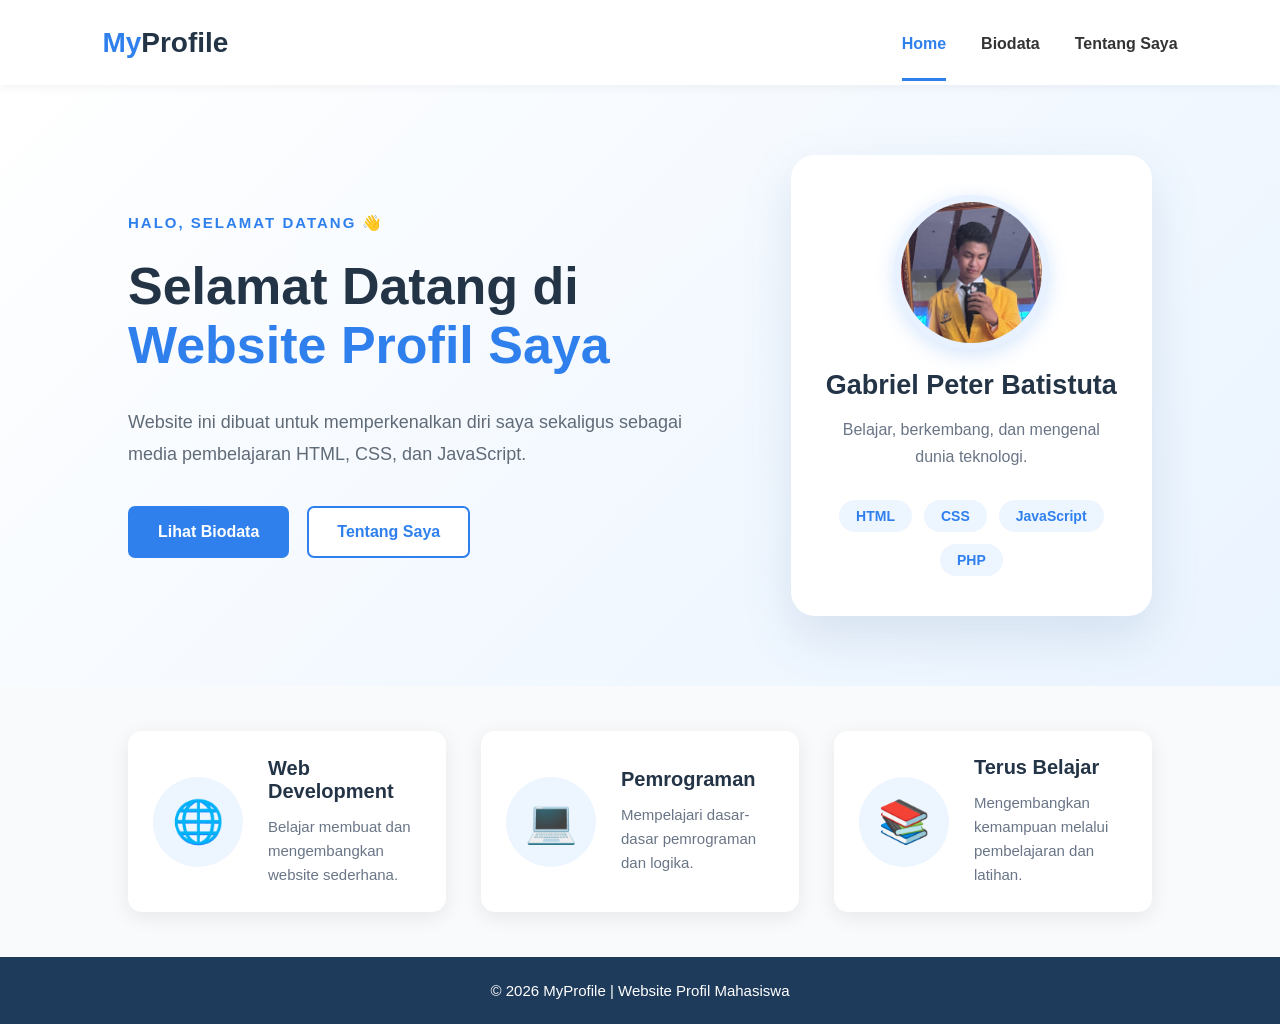
<file: index.html>
<!DOCTYPE html>
<html lang="id">
<head>
    <meta charset="UTF-8">
    <meta name="viewport" content="width=device-width, initial-scale=1.0">
    <title>Home | MyProfile</title>

    <link rel="stylesheet" href="index.css">
</head>

<body>

    <header>
        <h2 class="logo">
            <span>My</span>Profile
        </h2>

        <nav>
            <a href="index.html" class="aktif">Home</a>
            <a href="biodata.html">Biodata</a>
            <a href="tentang.html">Tentang Saya</a>
        </nav>
    </header>


    <main>

        <section class="hero">

            <div class="hero-text">

                <p class="sapaan">
                    HALO, SELAMAT DATANG 👋
                </p>

                <h1>
                    Selamat Datang di
                    <span>Website Profil Saya</span>
                </h1>

                <p class="deskripsi">
                    Website ini dibuat untuk memperkenalkan diri saya
                    sekaligus sebagai media pembelajaran HTML, CSS,
                    dan JavaScript.
                </p>

                <div class="tombol">

                    <a href="biodata.html" class="btn-utama">
                        Lihat Biodata
                    </a>

                    <a href="tentang.html" class="btn-kedua">
                        Tentang Saya
                    </a>

                </div>

            </div>


            <div class="profile-card">

                <div class="foto-profile">
                    <img src="Images/profil.jpeg" alt="Foto Profil">
                </div>

                <h2>Gabriel Peter Batistuta</h2>

                <p>
                    Belajar, berkembang, dan mengenal
                    dunia teknologi.
                </p>

                <div class="skill">
                    <span>HTML</span>
                    <span>CSS</span>
                    <span>JavaScript</span>
                    <span>PHP</span>
                </div>

            </div>

        </section>


        <section class="info">

            <div class="info-card">

                <div class="info-icon">
                    🌐
                </div>

                <div class="info-text">
                    <h3>Web Development</h3>

                    <p>
                        Belajar membuat dan mengembangkan
                        website sederhana.
                    </p>
                </div>

            </div>


            <div class="info-card">

                <div class="info-icon">
                    💻
                </div>

                <div class="info-text">
                    <h3>Pemrograman</h3>

                    <p>
                        Mempelajari dasar-dasar
                        pemrograman dan logika.
                    </p>
                </div>

            </div>


            <div class="info-card">

                <div class="info-icon">
                    📚
                </div>

                <div class="info-text">
                    <h3>Terus Belajar</h3>

                    <p>
                        Mengembangkan kemampuan melalui
                        pembelajaran dan latihan.
                    </p>
                </div>

            </div>

        </section>

    </main>


    <footer>
        <p>
            &copy; 2026 MyProfile | Website Profil Mahasiswa
        </p>
    </footer>

</body>
</html>
</file>
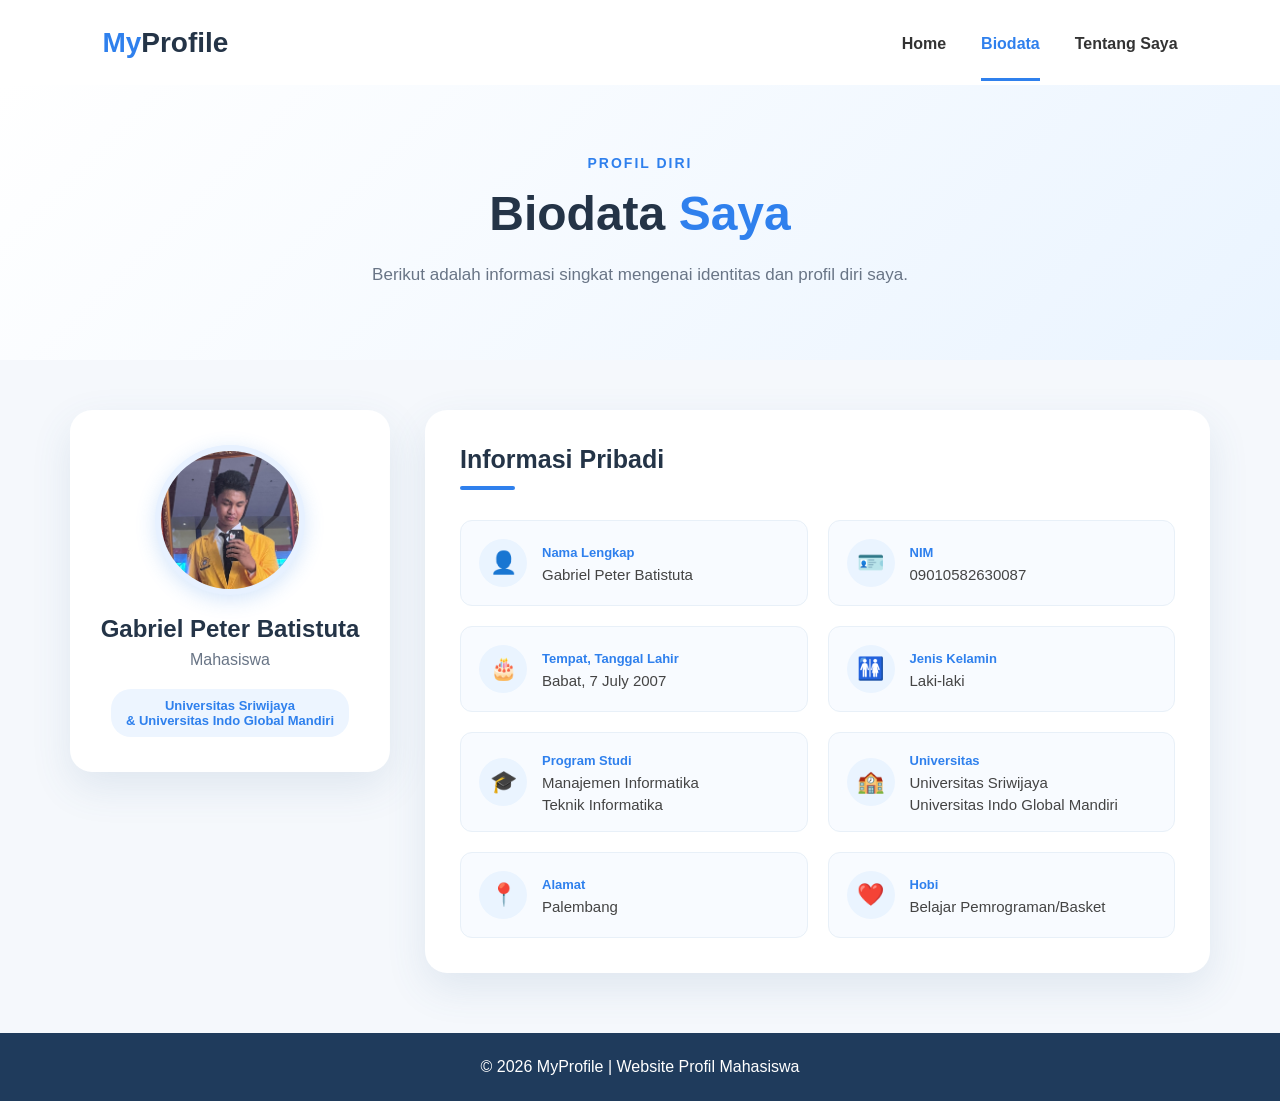
<file: biodata.html>
<!DOCTYPE html>
<html lang="id">
<head>
    <meta charset="UTF-8">
    <meta name="viewport" content="width=device-width, initial-scale=1.0">

    <title>Biodata | MyProfile</title>

    <link rel="stylesheet" href="biodata.css">
</head>

<body>

    <header>
        <h2 class="logo">
            <span>My</span>Profile
        </h2>

        <nav>
            <a href="index.html">Home</a>
            <a href="biodata.html" class="aktif">Biodata</a>
            <a href="tentang.html">Tentang Saya</a>
        </nav>
    </header>


    <main>

        <section class="hero-biodata">

            <div class="judul">

                <p class="subjudul">
                    PROFIL DIRI
                </p>

                <h1>
                    Biodata
                    <span>Saya</span>
                </h1>

                <p class="deskripsi">
                    Berikut adalah informasi singkat mengenai
                    identitas dan profil diri saya.
                </p>

            </div>

        </section>


        <section class="biodata-section">

            <div class="profile-card">

                <div class="foto-profile">
                    <img src="Images/profil.jpeg" alt="Foto Profil">
                </div>

                <h2>Gabriel Peter Batistuta</h2>

                <p>Mahasiswa</p>

                <div class="status">
                    Universitas Sriwijaya<br> &
                    Universitas Indo Global Mandiri
                </div>

            </div>


            <div class="biodata-card">

                <h2>Informasi Pribadi</h2>

                <div class="garis"></div>


                <div class="data">

                    <div class="data-item">

                        <div class="data-icon">
                            👤
                        </div>

                        <div class="data-text">
                            <span>Nama Lengkap</span>
                            <p>Gabriel Peter Batistuta</p>
                        </div>

                    </div>


                    <div class="data-item">

                        <div class="data-icon">
                            🪪
                        </div>

                        <div class="data-text">
                            <span>NIM</span>
                            <p>09010582630087</p>
                        </div>

                    </div>


                    <div class="data-item">

                        <div class="data-icon">
                            🎂
                        </div>

                        <div class="data-text">
                            <span>Tempat, Tanggal Lahir</span>
                            <p>Babat, 7 July 2007</p>
                        </div>

                    </div>


                    <div class="data-item">

                        <div class="data-icon">
                            🚻
                        </div>

                        <div class="data-text">
                            <span>Jenis Kelamin</span>
                            <p>Laki-laki </p>
                        </div>

                    </div>


                    <div class="data-item">

                        <div class="data-icon">
                            🎓
                        </div>

                        <div class="data-text">
                            <span>Program Studi</span>
                            <p>Manajemen Informatika</p>
                            <p>Teknik Informatika</p>
                        </div>

                    </div>


                    <div class="data-item">

                        <div class="data-icon">
                            🏫
                        </div>

                        <div class="data-text">
                            <span>Universitas</span>
                            <p>Universitas Sriwijaya</p>
                            <p>Universitas Indo Global Mandiri</p>
                        </div>

                    </div>


                    <div class="data-item">

                        <div class="data-icon">
                            📍
                        </div>

                        <div class="data-text">
                            <span>Alamat</span>
                            <p>Palembang</p>
                        </div>

                    </div>


                    <div class="data-item">

                        <div class="data-icon">
                            ❤️
                        </div>

                        <div class="data-text">
                            <span>Hobi</span>
                            <p>Belajar Pemrograman/Basket</p>
                        </div>

                    </div>

                </div>

            </div>

        </section>

    </main>


    <footer>
        <p>
            &copy; 2026 MyProfile | Website Profil Mahasiswa
        </p>
    </footer>

</body>
</html>
</file>
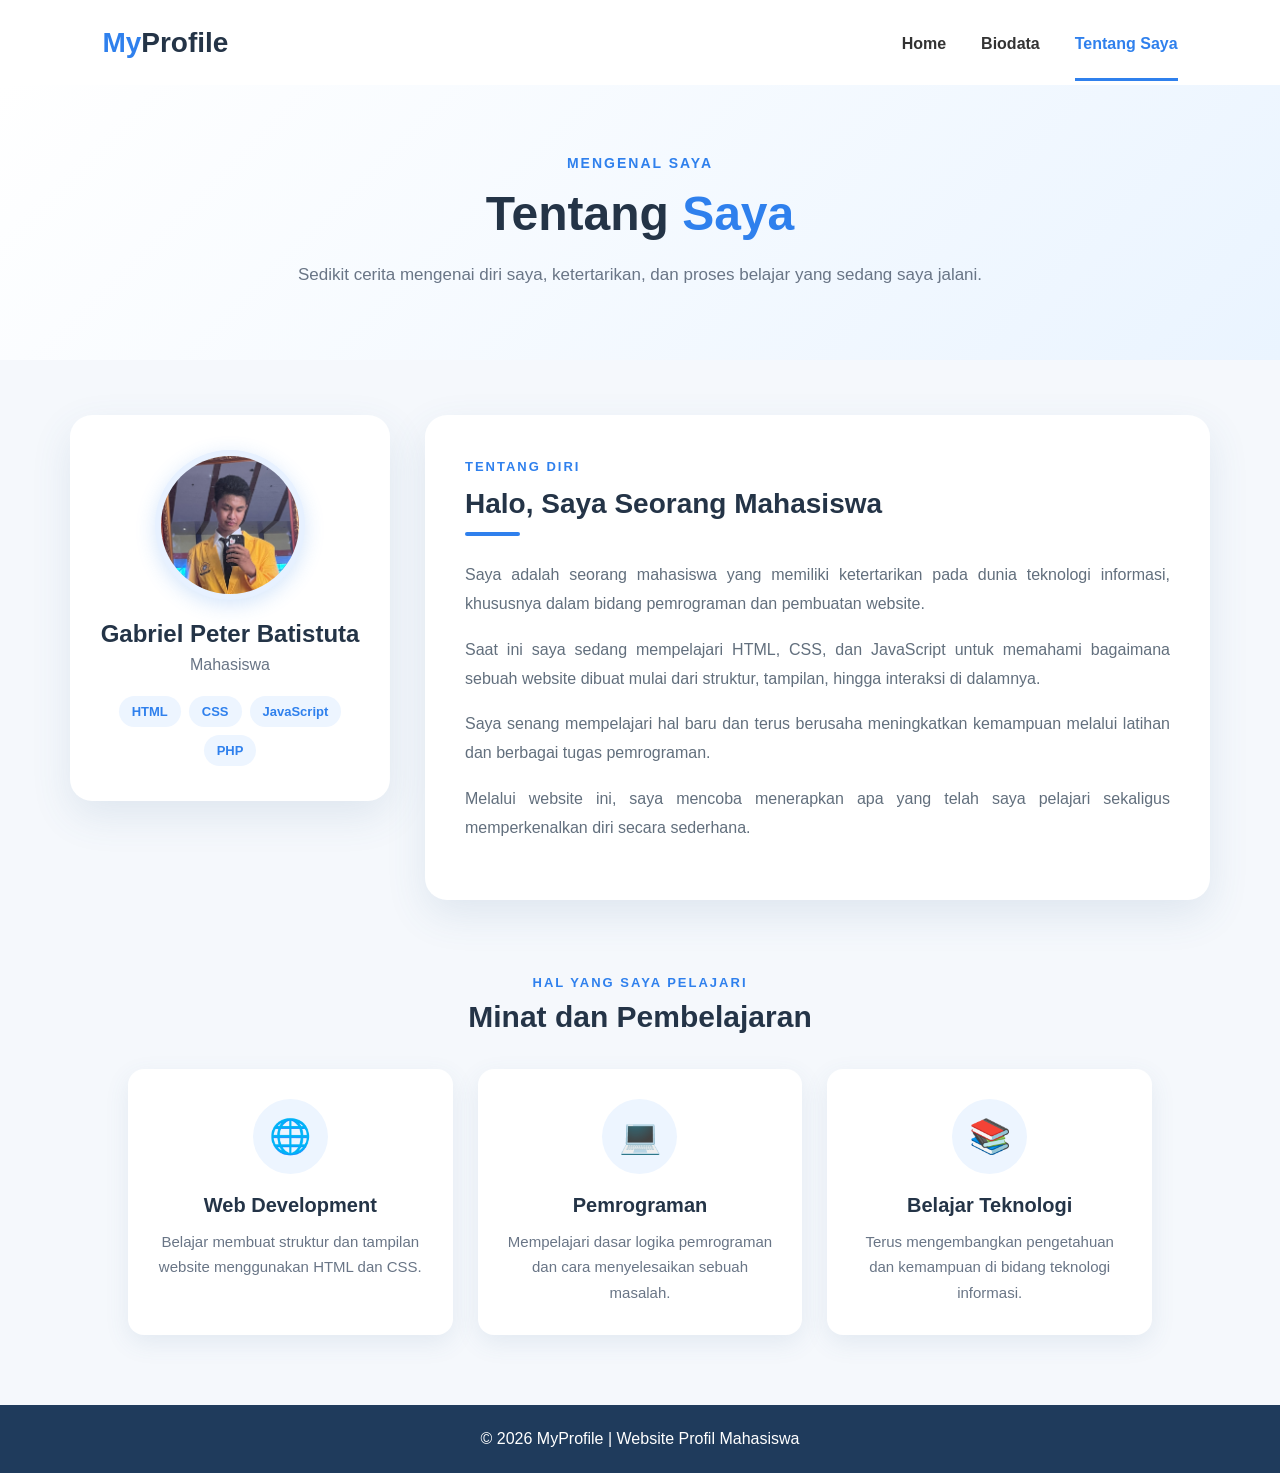
<file: tentang.html>
<!DOCTYPE html>
<html lang="id">
<head>
    <meta charset="UTF-8">
    <meta name="viewport" content="width=device-width, initial-scale=1.0">

    <title>Tentang Saya | MyProfile</title>

    <link rel="stylesheet" href="tentang.css">
</head>

<body>

    <header>
        <h2 class="logo">
            <span>My</span>Profile
        </h2>

        <nav>
            <a href="index.html">Home</a>
            <a href="biodata.html">Biodata</a>
            <a href="tentang.html" class="aktif">Tentang Saya</a>
        </nav>
    </header>


    <main>

        <section class="hero-tentang">

            <div class="judul">

                <p class="subjudul">
                    MENGENAL SAYA
                </p>

                <h1>
                    Tentang
                    <span>Saya</span>
                </h1>

                <p class="deskripsi">
                    Sedikit cerita mengenai diri saya,
                    ketertarikan, dan proses belajar yang sedang saya jalani.
                </p>

            </div>

        </section>


        <section class="tentang-section">

            <div class="profile-card">

                <div class="foto-profile">
                    <img src="Images/profil.jpeg" alt="Foto Profil">
                </div>

                <h2>Gabriel Peter Batistuta</h2>

                <p class="role">
                    Mahasiswa
                </p>

                <div class="skill">
                    <span>HTML</span>
                    <span>CSS</span>
                    <span>JavaScript</span>
                    <span>PHP</span>
                </div>

            </div>


            <div class="tentang-card">

                <p class="label">TENTANG DIRI</p>

                <h2>
                    Halo, Saya Seorang Mahasiswa
                </h2>

                <div class="garis"></div>

                <p>
                    Saya adalah seorang mahasiswa yang memiliki
                    ketertarikan pada dunia teknologi informasi,
                    khususnya dalam bidang pemrograman dan pembuatan website.
                </p>

                <p>
                    Saat ini saya sedang mempelajari HTML, CSS,
                    dan JavaScript untuk memahami bagaimana sebuah
                    website dibuat mulai dari struktur, tampilan,
                    hingga interaksi di dalamnya.
                </p>

                <p>
                    Saya senang mempelajari hal baru dan terus
                    berusaha meningkatkan kemampuan melalui latihan
                    dan berbagai tugas pemrograman.
                </p>

                <p>
                    Melalui website ini, saya mencoba menerapkan
                    apa yang telah saya pelajari sekaligus
                    memperkenalkan diri secara sederhana.
                </p>

            </div>

        </section>


        <section class="minat-section">

            <div class="judul-minat">
                <p>HAL YANG SAYA PELAJARI</p>
                <h2>Minat dan Pembelajaran</h2>
            </div>


            <div class="minat-container">

                <div class="minat-card">

                    <div class="minat-icon">
                        🌐
                    </div>

                    <h3>Web Development</h3>

                    <p>
                        Belajar membuat struktur dan tampilan
                        website menggunakan HTML dan CSS.
                    </p>

                </div>


                <div class="minat-card">

                    <div class="minat-icon">
                        💻
                    </div>

                    <h3>Pemrograman</h3>

                    <p>
                        Mempelajari dasar logika pemrograman
                        dan cara menyelesaikan sebuah masalah.
                    </p>

                </div>


                <div class="minat-card">

                    <div class="minat-icon">
                        📚
                    </div>

                    <h3>Belajar Teknologi</h3>

                    <p>
                        Terus mengembangkan pengetahuan dan
                        kemampuan di bidang teknologi informasi.
                    </p>

                </div>

            </div>

        </section>

    </main>


    <footer>
        <p>
            &copy; 2026 MyProfile | Website Profil Mahasiswa
        </p>
    </footer>

</body>
</html>
</file>
<file: index.css>
* {
    margin: 0;
    padding: 0;
    box-sizing: border-box;
}

body {
    font-family: Arial, sans-serif;
    background-color: #f5f8fc;
    color: #243447;
}


/* ================= HEADER ================= */

header {
    height: 85px;

    background-color: white;

    display: flex;
    justify-content: space-between;
    align-items: center;

    padding: 0 8%;

    box-shadow: 0 2px 10px rgba(0, 0, 0, 0.05);

    position: relative;
    z-index: 10;
}

.logo {
    font-size: 28px;
    font-weight: bold;
    color: #243447;
}

.logo span {
    color: #2f80ed;
}

nav {
    display: flex;
    gap: 35px;
}

nav a {
    color: #333;
    text-decoration: none;

    font-size: 16px;
    font-weight: bold;

    padding: 30px 0 25px;

    transition: 0.3s;
}

nav a:hover {
    color: #2f80ed;
}

nav .aktif {
    color: #2f80ed;
    border-bottom: 3px solid #2f80ed;
}


/* ================= HERO ================= */

.hero {
    min-height: 565px;

    display: flex;
    align-items: center;
    justify-content: space-between;

    padding: 70px 10%;

    gap: 80px;

    background:
        linear-gradient(
            135deg,
            #ffffff 0%,
            #f4f9ff 50%,
            #eaf4ff 100%
        );
}


/* ================= HERO TEXT ================= */

.hero-text {
    max-width: 620px;
}

.sapaan {
    color: #2f80ed;

    font-size: 15px;
    font-weight: bold;

    letter-spacing: 2px;

    margin-bottom: 25px;
}

.hero-text h1 {
    color: #243447;

    font-size: 52px;

    line-height: 1.15;

    margin-bottom: 30px;
}

.hero-text h1 span {
    display: block;
    color: #2f80ed;
}

.deskripsi {
    max-width: 620px;

    color: #606b78;

    font-size: 18px;

    line-height: 1.8;

    margin-bottom: 35px;
}


/* ================= TOMBOL ================= */

.tombol {
    display: flex;
    gap: 18px;
}

.btn-utama,
.btn-kedua {
    display: inline-block;

    padding: 15px 28px;

    border-radius: 7px;

    text-decoration: none;

    font-size: 16px;
    font-weight: bold;

    transition: 0.3s;
}

.btn-utama {
    color: white;

    background-color: #2f80ed;

    border: 2px solid #2f80ed;
}

.btn-kedua {
    color: #2f80ed;

    background-color: white;

    border: 2px solid #2f80ed;
}

.btn-utama:hover {
    background-color: #1769cc;

    border-color: #1769cc;

    transform: translateY(-3px);
}

.btn-kedua:hover {
    color: white;

    background-color: #2f80ed;

    transform: translateY(-3px);
}


/* ================= PROFILE CARD ================= */

.profile-card {
    width: 380px;

    min-height: 450px;

    padding: 40px 35px;

    background-color: white;

    border-radius: 24px;

    text-align: center;

    box-shadow:
        0 20px 50px rgba(65, 105, 150, 0.15);

    transition: 0.3s;
}

.profile-card:hover {
    transform: translateY(-6px);

    box-shadow:
        0 25px 55px rgba(65, 105, 150, 0.2);
}


/* ================= FOTO PROFILE ================= */

.foto-profile {
    width: 155px;
    height: 155px;

    margin: 0 auto 20px;

    padding: 7px;

    background-color: #e7f1ff;

    border-radius: 50%;

    overflow: hidden;

    box-shadow:
        0 5px 20px rgba(47, 128, 237, 0.2);
}

.foto-profile img {
    width: 100%;
    height: 100%;

    display: block;

    object-fit: cover;

    object-position: center;

    border-radius: 50%;
}

.profile-card h2 {
    color: #243447;

    font-size: 27px;

    margin-bottom: 15px;
}

.profile-card p {
    color: #697586;

    font-size: 16px;

    line-height: 1.7;

    max-width: 280px;

    margin: auto;
}


/* ================= SKILL ================= */

.skill {
    display: flex;

    justify-content: center;

    flex-wrap: wrap;

    gap: 12px;

    margin-top: 30px;
}

.skill span {
    background-color: #edf5ff;

    color: #2f80ed;

    padding: 8px 17px;

    border-radius: 20px;

    font-size: 14px;
    font-weight: bold;
}


/* ================= INFO ================= */

.info {
    display: grid;

    grid-template-columns:
        repeat(3, 1fr);

    gap: 35px;

    padding: 45px 10%;

    background-color: #f8fafc;
}

.info-card {
    min-height: 160px;

    background-color: white;

    border-radius: 14px;

    padding: 25px;

    display: flex;

    align-items: center;

    gap: 25px;

    box-shadow:
        0 5px 20px rgba(0, 0, 0, 0.08);

    transition: 0.3s;
}

.info-card:hover {
    transform: translateY(-6px);

    box-shadow:
        0 12px 30px rgba(0, 0, 0, 0.12);
}


/* ================= ICON INFO ================= */

.info-icon {
    min-width: 90px;
    height: 90px;

    border-radius: 50%;

    background-color: #edf5ff;

    display: flex;

    justify-content: center;
    align-items: center;

    font-size: 42px;
}


/* ================= INFO TEXT ================= */

.info-text h3 {
    color: #243447;

    font-size: 20px;

    margin-bottom: 12px;
}

.info-text p {
    color: #697586;

    line-height: 1.6;

    font-size: 15px;
}


/* ================= FOOTER ================= */

footer {
    background-color: #1f3b5c;

    color: white;

    text-align: center;

    padding: 25px;

    font-size: 15px;
}


/* ================= RESPONSIVE ================= */

@media (max-width: 900px) {

    header {
        height: auto;

        flex-direction: column;

        padding: 20px;
    }

    nav {
        margin-top: 15px;
    }

    nav a {
        padding: 10px 0;
    }


    .hero {
        flex-direction: column;

        text-align: center;

        padding: 60px 25px;
    }

    .hero-text h1 {
        font-size: 40px;
    }

    .deskripsi {
        margin-left: auto;
        margin-right: auto;
    }

    .tombol {
        justify-content: center;
    }

    .profile-card {
        width: 100%;

        max-width: 380px;
    }


    .info {
        grid-template-columns: 1fr;

        padding: 40px 25px;
    }
}


@media (max-width: 500px) {

    nav {
        gap: 15px;
    }

    nav a {
        font-size: 14px;
    }

    .hero-text h1 {
        font-size: 34px;
    }

    .tombol {
        flex-direction: column;
    }

    .info-card {
        flex-direction: column;

        text-align: center;
    }
}

/* Mobile */

@media (max-width: 900px) {

    header {
        height: auto;
        flex-direction: column;
        padding: 20px;
        gap: 15px;
    }

    nav {
        gap: 20px;
        flex-wrap: wrap;
        justify-content: center;
    }

    nav a {
        padding: 10px 0;
        font-size: 15px;
    }

    .hero {
        flex-direction: column;
        text-align: center;
        padding: 50px 25px;
        gap: 40px;
    }

    .hero-text {
        max-width: 100%;
    }

    .hero-text h1 {
        font-size: 40px;
    }

    .deskripsi {
        margin-left: auto;
        margin-right: auto;
    }

    .tombol {
        justify-content: center;
        flex-wrap: wrap;
    }

    .profile-card {
        width: 100%;
        max-width: 380px;
    }

    .info {
        grid-template-columns: 1fr;
        padding: 40px 25px;
    }

    .info-card {
        max-width: 500px;
        width: 100%;
        margin: auto;
    }
}

@media (max-width: 500px) {

    header {
        padding: 18px 15px;
    }

    .logo {
        font-size: 24px;
    }

    nav {
        gap: 14px;
    }

    nav a {
        font-size: 13px;
    }

    .hero {
        padding: 40px 18px;
    }

    .sapaan {
        font-size: 12px;
    }

    .hero-text h1 {
        font-size: 34px;
    }

    .deskripsi {
        font-size: 15px;
    }

    .tombol {
        flex-direction: column;
    }

    .btn-utama,
    .btn-kedua {
        width: 100%;
        text-align: center;
    }

    .profile-card {
        padding: 30px 20px;
    }

    .foto-profile {
        width: 130px;
        height: 130px;
    }

    .info-card {
        flex-direction: column;
        text-align: center;
    }

    footer {
        font-size: 13px;
        padding: 20px 15px;
    }
}
</file>
<file: biodata.css>
* {
    margin: 0;
    padding: 0;
    box-sizing: border-box;
}

body {
    font-family: Arial, sans-serif;

    background-color: #f5f8fc;

    color: #243447;
}


/* ================= HEADER ================= */

header {
    height: 85px;

    background-color: white;

    display: flex;

    justify-content: space-between;

    align-items: center;

    padding: 0 8%;

    box-shadow: 0 2px 10px rgba(0, 0, 0, 0.05);
}

.logo {
    font-size: 28px;

    font-weight: bold;

    color: #243447;
}

.logo span {
    color: #2f80ed;
}

nav {
    display: flex;

    gap: 35px;
}

nav a {
    color: #333;

    text-decoration: none;

    font-size: 16px;

    font-weight: bold;

    padding: 30px 0 25px;

    transition: 0.3s;
}

nav a:hover {
    color: #2f80ed;
}

nav .aktif {
    color: #2f80ed;

    border-bottom: 3px solid #2f80ed;
}


/* ================= HERO BIODATA ================= */

.hero-biodata {
    padding: 70px 10%;

    text-align: center;

    background:
        linear-gradient(
            135deg,
            #ffffff,
            #eaf4ff
        );
}

.judul {
    max-width: 700px;

    margin: auto;
}

.subjudul {
    color: #2f80ed;

    font-size: 14px;

    font-weight: bold;

    letter-spacing: 2px;

    margin-bottom: 15px;
}

.judul h1 {
    font-size: 48px;

    color: #243447;

    margin-bottom: 20px;
}

.judul h1 span {
    color: #2f80ed;
}

.deskripsi {
    color: #697586;

    font-size: 17px;

    line-height: 1.7;
}


/* ================= BIODATA SECTION ================= */

.biodata-section {
    max-width: 1200px;

    margin: 50px auto;

    padding: 0 30px;

    display: grid;

    grid-template-columns: 320px 1fr;

    gap: 35px;

    align-items: start;
}


/* ================= PROFILE CARD ================= */

.profile-card {
    background-color: white;

    border-radius: 22px;

    padding: 35px 25px;

    text-align: center;

    box-shadow:
        0 15px 40px rgba(65, 105, 150, 0.12);

    transition: 0.3s;
}

.profile-card:hover {
    transform: translateY(-5px);
}


/* ================= FOTO ================= */

.foto-profile {
    width: 150px;

    height: 150px;

    margin: 0 auto 20px;

    padding: 6px;

    background-color: #e7f1ff;

    border-radius: 50%;

    overflow: hidden;

    box-shadow:
        0 5px 20px rgba(47, 128, 237, 0.2);
}

.foto-profile img {
    width: 100%;

    height: 100%;

    display: block;

    object-fit: cover;

    object-position: center;

    border-radius: 50%;
}

.profile-card h2 {
    color: #243447;

    font-size: 24px;

    margin-bottom: 8px;
}

.profile-card p {
    color: #697586;

    margin-bottom: 20px;
}

.status {
    display: inline-block;

    background-color: #edf5ff;

    color: #2f80ed;

    padding: 9px 15px;

    border-radius: 20px;

    font-size: 13px;

    font-weight: bold;
}


/* ================= BIODATA CARD ================= */

.biodata-card {
    background-color: white;

    border-radius: 22px;

    padding: 35px;

    box-shadow:
        0 15px 40px rgba(65, 105, 150, 0.12);
}

.biodata-card h2 {
    color: #243447;

    font-size: 25px;
}

.garis {
    width: 55px;

    height: 4px;

    background-color: #2f80ed;

    border-radius: 20px;

    margin: 12px 0 30px;
}


/* ================= DATA ================= */

.data {
    display: grid;

    grid-template-columns:
        repeat(2, 1fr);

    gap: 20px;
}

.data-item {
    background-color: #f8fbff;

    border: 1px solid #e8f0f8;

    border-radius: 12px;

    padding: 18px;

    display: flex;

    align-items: center;

    gap: 15px;

    transition: 0.3s;
}

.data-item:hover {
    border-color: #bcdcff;

    transform: translateY(-3px);

    box-shadow:
        0 7px 18px rgba(47, 128, 237, 0.08);
}

.data-icon {
    min-width: 48px;

    height: 48px;

    display: flex;

    justify-content: center;

    align-items: center;

    background-color: #eaf4ff;

    border-radius: 50%;

    font-size: 22px;
}

.data-text span {
    color: #2f80ed;

    font-size: 13px;

    font-weight: bold;
}

.data-text p {
    color: #444;

    font-size: 15px;

    margin-top: 5px;
}


/* ================= FOOTER ================= */

footer {
    background-color: #1f3b5c;

    color: white;

    text-align: center;

    padding: 25px;

    margin-top: 60px;
}


/* ================= RESPONSIVE ================= */

@media (max-width: 900px) {

    header {
        height: auto;

        flex-direction: column;

        padding: 20px;
    }

    nav {
        margin-top: 15px;
    }

    nav a {
        padding: 10px 0;
    }


    .judul h1 {
        font-size: 40px;
    }


    .biodata-section {
        grid-template-columns: 1fr;
    }

    .profile-card {
        max-width: 400px;

        width: 100%;

        margin: auto;
    }

    .data {
        grid-template-columns: 1fr;
    }
}


@media (max-width: 500px) {

    nav {
        gap: 15px;
    }

    nav a {
        font-size: 14px;
    }


    .hero-biodata {
        padding: 50px 20px;
    }

    .judul h1 {
        font-size: 34px;
    }


    .biodata-section {
        padding: 0 20px;
    }

    .biodata-card {
        padding: 25px 20px;
    }
}

/* Mobile */

@media (max-width: 900px) {

    header {
        height: auto;
        flex-direction: column;
        padding: 20px;
        gap: 15px;
    }

    nav {
        gap: 20px;
        flex-wrap: wrap;
        justify-content: center;
    }

    nav a {
        padding: 10px 0;
        font-size: 15px;
    }

    .hero-biodata {
        padding: 55px 25px;
    }

    .judul h1 {
        font-size: 40px;
    }

    .biodata-section {
        grid-template-columns: 1fr;
        padding: 0 25px;
    }

    .profile-card {
        width: 100%;
        max-width: 400px;
        margin: auto;
    }

    .data {
        grid-template-columns: 1fr;
    }
}

@media (max-width: 500px) {

    header {
        padding: 18px 15px;
    }

    .logo {
        font-size: 24px;
    }

    nav {
        gap: 14px;
    }

    nav a {
        font-size: 13px;
    }

    .hero-biodata {
        padding: 45px 18px;
    }

    .judul h1 {
        font-size: 34px;
    }

    .deskripsi {
        font-size: 15px;
    }

    .biodata-section {
        padding: 0 18px;
        margin: 35px auto;
    }

    .profile-card {
        padding: 30px 20px;
    }

    .foto-profile {
        width: 130px;
        height: 130px;
    }

    .biodata-card {
        padding: 25px 18px;
    }

    .data-item {
        padding: 15px;
    }

    .data-icon {
        min-width: 42px;
        height: 42px;
        font-size: 19px;
    }

    footer {
        font-size: 13px;
        padding: 20px 15px;
    }
}
</file>
<file: tentang.css>
* {
    margin: 0;
    padding: 0;
    box-sizing: border-box;
}

body {
    font-family: Arial, sans-serif;

    background-color: #f5f8fc;

    color: #243447;
}


/* ================= HEADER ================= */

header {
    height: 85px;

    background-color: white;

    display: flex;

    justify-content: space-between;

    align-items: center;

    padding: 0 8%;

    box-shadow: 0 2px 10px rgba(0, 0, 0, 0.05);
}

.logo {
    font-size: 28px;

    font-weight: bold;

    color: #243447;
}

.logo span {
    color: #2f80ed;
}

nav {
    display: flex;

    gap: 35px;
}

nav a {
    color: #333;

    text-decoration: none;

    font-size: 16px;

    font-weight: bold;

    padding: 30px 0 25px;

    transition: 0.3s;
}

nav a:hover {
    color: #2f80ed;
}

nav .aktif {
    color: #2f80ed;

    border-bottom: 3px solid #2f80ed;
}


/* ================= HERO TENTANG ================= */

.hero-tentang {
    padding: 70px 10%;

    text-align: center;

    background:
        linear-gradient(
            135deg,
            #ffffff,
            #eaf4ff
        );
}

.judul {
    max-width: 700px;

    margin: auto;
}

.subjudul {
    color: #2f80ed;

    font-size: 14px;

    font-weight: bold;

    letter-spacing: 2px;

    margin-bottom: 15px;
}

.judul h1 {
    font-size: 48px;

    color: #243447;

    margin-bottom: 20px;
}

.judul h1 span {
    color: #2f80ed;
}

.deskripsi {
    color: #697586;

    font-size: 17px;

    line-height: 1.7;
}


/* ================= TENTANG SECTION ================= */

.tentang-section {
    max-width: 1200px;

    margin: 55px auto;

    padding: 0 30px;

    display: grid;

    grid-template-columns: 320px 1fr;

    gap: 35px;

    align-items: start;
}


/* ================= PROFILE CARD ================= */

.profile-card {
    background-color: white;

    padding: 35px 25px;

    border-radius: 22px;

    text-align: center;

    box-shadow:
        0 15px 40px rgba(65, 105, 150, 0.12);

    transition: 0.3s;
}

.profile-card:hover {
    transform: translateY(-5px);
}


/* ================= FOTO PROFILE ================= */

.foto-profile {
    width: 150px;

    height: 150px;

    margin: 0 auto 20px;

    padding: 6px;

    background-color: #e7f1ff;

    border-radius: 50%;

    overflow: hidden;

    box-shadow:
        0 5px 20px rgba(47, 128, 237, 0.2);
}

.foto-profile img {
    width: 100%;

    height: 100%;

    display: block;

    object-fit: cover;

    object-position: center;

    border-radius: 50%;
}

.profile-card h2 {
    color: #243447;

    font-size: 24px;

    margin-bottom: 8px;
}

.role {
    color: #697586;

    margin-bottom: 22px;
}


/* ================= SKILL ================= */

.skill {
    display: flex;

    justify-content: center;

    flex-wrap: wrap;

    gap: 8px;
}

.skill span {
    background-color: #edf5ff;

    color: #2f80ed;

    padding: 8px 13px;

    border-radius: 20px;

    font-size: 13px;

    font-weight: bold;
}


/* ================= TENTANG CARD ================= */

.tentang-card {
    background-color: white;

    border-radius: 22px;

    padding: 40px;

    box-shadow:
        0 15px 40px rgba(65, 105, 150, 0.12);
}

.label {
    color: #2f80ed !important;

    font-size: 13px !important;

    font-weight: bold;

    letter-spacing: 2px;

    margin-bottom: 10px !important;
}

.tentang-card h2 {
    color: #243447;

    font-size: 28px;

    margin-bottom: 12px;
}

.garis {
    width: 55px;

    height: 4px;

    background-color: #2f80ed;

    border-radius: 20px;

    margin-bottom: 25px;
}

.tentang-card p {
    color: #626f7d;

    font-size: 16px;

    line-height: 1.8;

    margin-bottom: 17px;

    text-align: justify;
}


/* ================= MINAT ================= */

.minat-section {
    padding: 20px 10% 70px;
}

.judul-minat {
    text-align: center;

    margin-bottom: 35px;
}

.judul-minat p {
    color: #2f80ed;

    font-size: 13px;

    font-weight: bold;

    letter-spacing: 2px;

    margin-bottom: 10px;
}

.judul-minat h2 {
    color: #243447;

    font-size: 30px;
}

.minat-container {
    display: grid;

    grid-template-columns:
        repeat(3, 1fr);

    gap: 25px;
}

.minat-card {
    background-color: white;

    padding: 30px;

    border-radius: 16px;

    text-align: center;

    box-shadow:
        0 8px 25px rgba(65, 105, 150, 0.1);

    transition: 0.3s;
}

.minat-card:hover {
    transform: translateY(-6px);

    box-shadow:
        0 14px 30px rgba(65, 105, 150, 0.15);
}

.minat-icon {
    width: 75px;

    height: 75px;

    margin: 0 auto 20px;

    display: flex;

    justify-content: center;

    align-items: center;

    background-color: #edf5ff;

    border-radius: 50%;

    font-size: 34px;
}

.minat-card h3 {
    color: #243447;

    font-size: 20px;

    margin-bottom: 12px;
}

.minat-card p {
    color: #697586;

    font-size: 15px;

    line-height: 1.7;
}


/* ================= FOOTER ================= */

footer {
    background-color: #1f3b5c;

    color: white;

    text-align: center;

    padding: 25px;
}


/* ================= RESPONSIVE ================= */

@media (max-width: 900px) {

    header {
        height: auto;

        flex-direction: column;

        padding: 20px;
    }

    nav {
        margin-top: 15px;
    }

    nav a {
        padding: 10px 0;
    }


    .judul h1 {
        font-size: 40px;
    }


    .tentang-section {
        grid-template-columns: 1fr;
    }

    .profile-card {
        max-width: 400px;

        width: 100%;

        margin: auto;
    }


    .minat-container {
        grid-template-columns: 1fr;
    }
}


@media (max-width: 500px) {

    nav {
        gap: 15px;
    }

    nav a {
        font-size: 14px;
    }


    .hero-tentang {
        padding: 50px 20px;
    }

    .judul h1 {
        font-size: 34px;
    }


    .tentang-section {
        padding: 0 20px;
    }

    .tentang-card {
        padding: 25px 20px;
    }


    .minat-section {
        padding-left: 20px;

        padding-right: 20px;
    }
}

/* Mobile */

@media (max-width: 900px) {

    header {
        height: auto;
        flex-direction: column;
        padding: 20px;
        gap: 15px;
    }

    nav {
        gap: 20px;
        flex-wrap: wrap;
        justify-content: center;
    }

    nav a {
        padding: 10px 0;
        font-size: 15px;
    }

    .hero-tentang {
        padding: 55px 25px;
    }

    .judul h1 {
        font-size: 40px;
    }

    .tentang-section {
        grid-template-columns: 1fr;
        padding: 0 25px;
    }

    .profile-card {
        width: 100%;
        max-width: 400px;
        margin: auto;
    }

    .minat-container {
        grid-template-columns: 1fr;
    }
}

@media (max-width: 500px) {

    header {
        padding: 18px 15px;
    }

    .logo {
        font-size: 24px;
    }

    nav {
        gap: 14px;
    }

    nav a {
        font-size: 13px;
    }

    .hero-tentang {
        padding: 45px 18px;
    }

    .judul h1 {
        font-size: 34px;
    }

    .deskripsi {
        font-size: 15px;
    }

    .tentang-section {
        padding: 0 18px;
        margin: 35px auto;
    }

    .profile-card {
        padding: 30px 20px;
    }

    .foto-profile {
        width: 130px;
        height: 130px;
    }

    .tentang-card {
        padding: 25px 18px;
    }

    .tentang-card h2 {
        font-size: 24px;
    }

    .tentang-card p {
        font-size: 15px;
        text-align: left;
    }

    .minat-section {
        padding: 10px 18px 50px;
    }

    .minat-card {
        padding: 25px 20px;
    }

    footer {
        font-size: 13px;
        padding: 20px 15px;
    }
}
</file>
